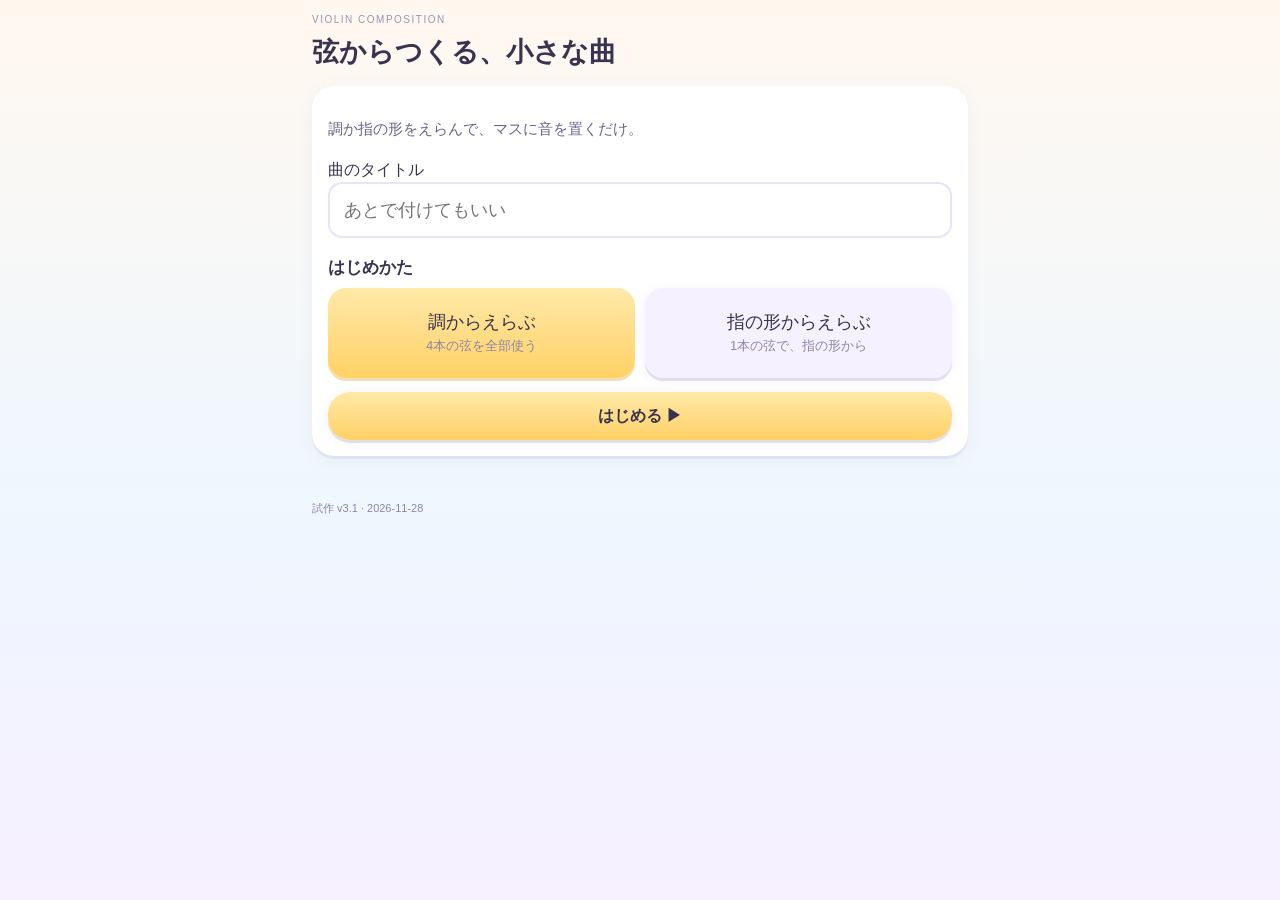
<file: index.html>
<!doctype html><html lang="ja"><head><meta charset="utf-8"><meta name="viewport" content="width=device-width,initial-scale=1"><meta name="theme-color" content="#f8f5ee"><link rel="icon" href="data:,"><title>弦からつくる、小さな曲</title><link rel="stylesheet" href="style.css?v=6"></head><body><nav id="steps" aria-label="手順"></nav><main><header><p>VIOLIN COMPOSITION</p><h1>弦からつくる、小さな曲</h1></header><section id="start"><p>調か指の形をえらんで、マスに音を置くだけ。</p><label>曲のタイトル <input id="title-input" maxlength="30" placeholder="あとで付けてもいい"></label><div class="start-box"><h3>はじめかた</h3><div id="route-cards" class="route-cards"><button data-route="key">調からえらぶ<small>4本の弦を全部使う</small></button><button data-route="finger">指の形からえらぶ<small>1本の弦で、指の形から</small></button></div></div><button id="start-button" class="primary wide">はじめる ▶</button></section><section id="page0"><div id="key-choice"><h2>調をえらぶ</h2><div id="keys" class="cards two"></div></div><div id="finger-choice"><h2>弦をえらぶ</h2><p>使いたい弦を押して、音を聴いてみましょう。</p><div id="strings" class="cards two"></div></div></section><section id="page1"><h2>指の形をえらぶ</h2><div id="presets" class="cards"></div><div id="fingers"></div><div id="diagram"></div><button id="hear-shape" class="wide">この形で 0〜4 を鳴らす</button></section><section id="page2"><h2>伴奏をえらぶ</h2><p id="current-key"></p><div id="ending-section"><h3>おわる音</h3><div id="endings" class="row"></div><p id="key-warning" class="hint warning"></p></div><h3>和音の決め方</h3><div id="modes" class="row"></div><div id="progression-field"><h3>和音の進行</h3><div id="progressions" class="row"></div></div><p id="melody-mode-hint" class="hint">メロディーに合わせる時は、メロディを置くと和音が決まります</p><h3>伴奏の型</h3><div id="styles" class="cards three"></div><h3>テンポ</h3><div id="tempo-cards" class="cards three"></div><h3>小節数</h3><div id="bars" class="row"></div><button id="accompaniment" class="wide">▶ 伴奏だけ聴く</button></section><section id="page3"><h2>メロディを置く</h2><p id="melody-description" class="hint">よこは拍、たては指。マスを押すとブロックが置けます。同じブロックをもう一度押すと消えます。</p><div id="views" class="row"></div><div id="grid"></div><h3>長さ</h3><div id="lengths" class="row"></div><div class="actions"><button id="undo">↩ ひとつもどす</button><button id="clear-all">全部消す</button><button id="generate">おまかせで並べる</button><button id="play-editor" class="primary">▶ 聴いてみる</button></div><p id="clash-hint" class="hint">点線の輪は、強拍の音が和音に入っていない印です。</p><p id="ending-hint" class="hint warning"></p></section><section id="page4"><h2>できた</h2><p>あなたの曲を聴いてみましょう。</p><div id="score"></div><button id="print-score" class="wide">楽譜を印刷・PDFに</button><button id="play" class="primary wide">▶ 再生</button><button id="play-metronome" class="wide">🥁 メトロノームと伴奏だけ</button><p class="hint">「カッ」が4つ鳴ったあと、メトロノームといっしょに伴奏だけが流れます。バイオリンで合わせて弾けます。</p><label class="tempo">テンポ <strong id="tempo-value">90</strong><input id="tempo" type="range" min="60" max="140"></label><label class="repeat"><input id="loop" type="checkbox"> くり返し</label></section><div id="navigation"></div><footer>試作 v3.1 · 2026-11-28</footer></main><script type="module" src="app.js?v=8"></script></body></html>
</file>
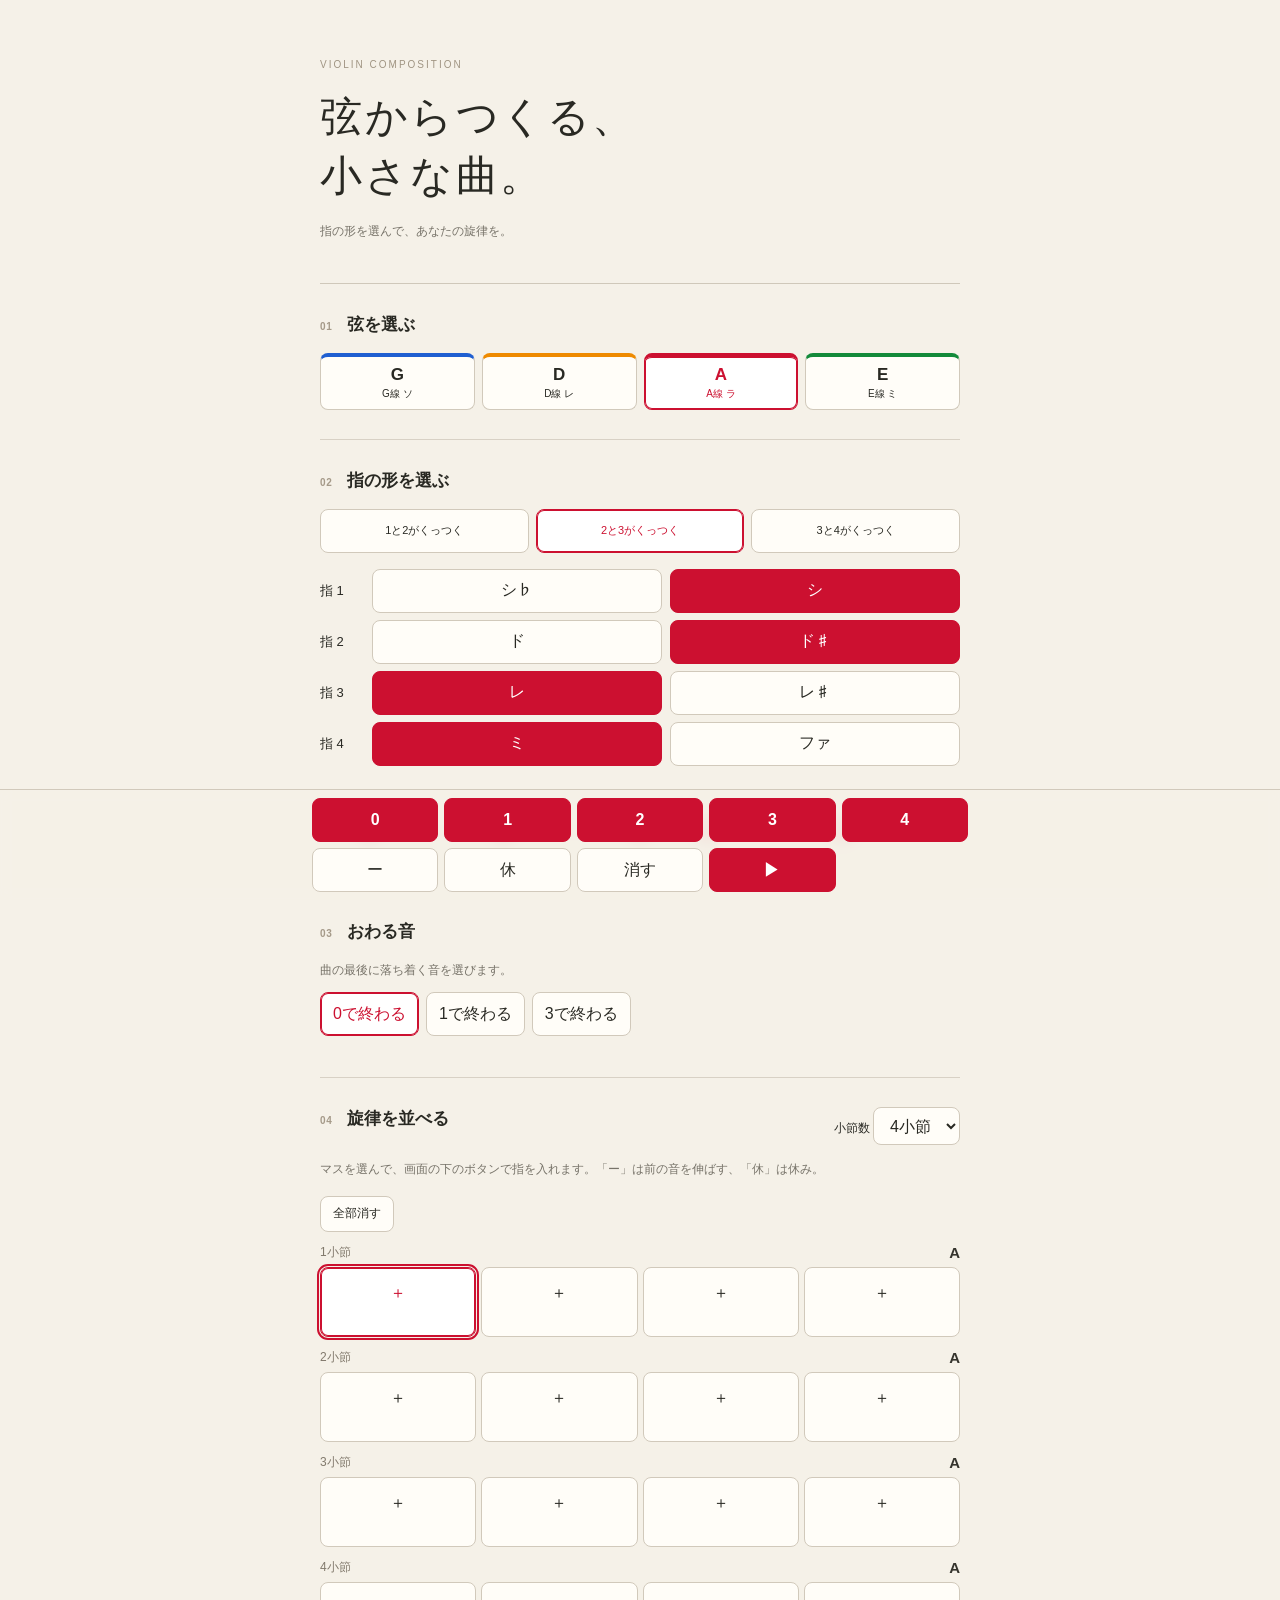
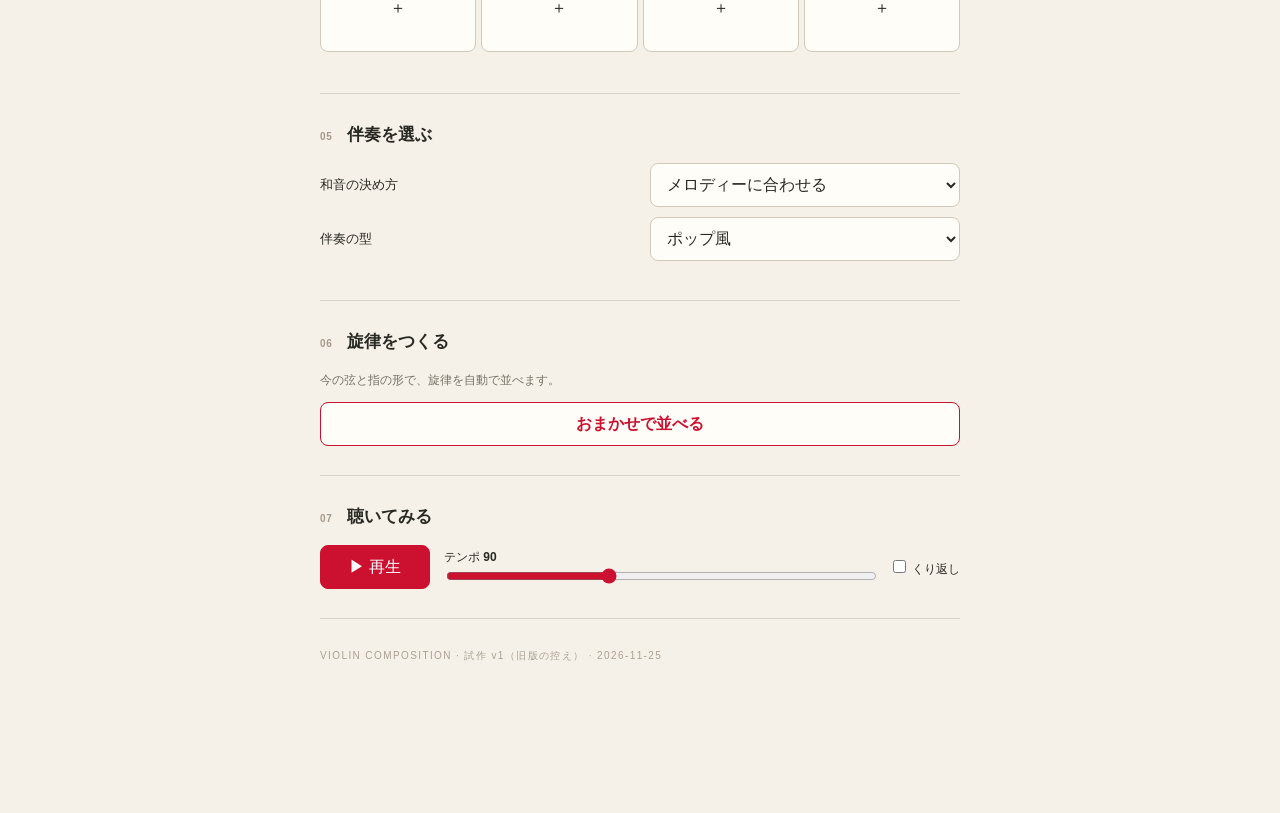
<file: v1/index.html>
<!doctype html><html lang="ja"><head><meta charset="utf-8"><meta name="viewport" content="width=device-width,initial-scale=1"><meta name="theme-color" content="#f5f1e8"><link rel="icon" href="data:,"><title>弦からつくる、小さな曲</title><link rel="stylesheet" href="style.css"></head><body><main><header><p class="eyebrow">VIOLIN COMPOSITION</p><h1>弦からつくる、<br>小さな曲。</h1><p>指の形を選んで、あなたの旋律を。</p></header><section><h2><span>01</span> 弦を選ぶ</h2><div id="strings" class="row"></div></section><section><h2><span>02</span> 指の形を選ぶ</h2><div id="presets" class="row"></div><div id="fingers"></div><div id="diagram"></div></section><section><h2><span>03</span> おわる音</h2><p class="hint">曲の最後に落ち着く音を選びます。</p><div id="endings" class="row"></div><p id="key-warning" class="hint warning"></p></section><section><div class="section-head"><h2><span>04</span> 旋律を並べる</h2><label>小節数 <select id="bars"><option value="4">4小節</option><option value="8">8小節</option></select></label></div><p class="hint">マスを選んで、画面の下のボタンで指を入れます。「ー」は前の音を伸ばす、「休」は休み。</p><button id="clear-all" type="button" class="clear-all-btn">全部消す</button><div id="measures"></div><p id="ending-hint" class="hint warning"></p></section><section><h2><span>05</span> 伴奏を選ぶ</h2><div class="field"><label for="mode">和音の決め方</label><select id="mode"><option value="melody">メロディーに合わせる</option><option value="progression">進行を選ぶ</option></select></div><div class="field" id="progression-field"><label for="progression">和音の進行</label><select id="progression"></select></div><div class="field"><label for="style">伴奏の型</label><select id="style"><option>ポップ風</option><option>バラード風</option><option>マーチ風</option></select></div><p id="clash-hint" class="hint">点線の輪は、強拍の音が和音に入っていない印です。</p></section><section class="make"><h2><span>06</span> 旋律をつくる</h2><p class="hint">今の弦と指の形で、旋律を自動で並べます。</p><button id="generate" class="wide">おまかせで並べる</button></section><section class="play-section"><h2><span>07</span> 聴いてみる</h2><div class="play-row"><button id="play" class="primary">▶ 再生</button><label class="tempo">テンポ <strong id="tempo-value">90</strong><input id="tempo" type="range" min="60" max="140" value="90"></label><label class="repeat"><input id="loop" type="checkbox"> くり返し</label></div></section><div id="dock"><div id="inputs" class="input-grid"></div></div><footer>VIOLIN COMPOSITION · 試作 v1（旧版の控え） · 2026-11-25</footer></main><script type="module" src="app.js"></script></body></html>
</file>
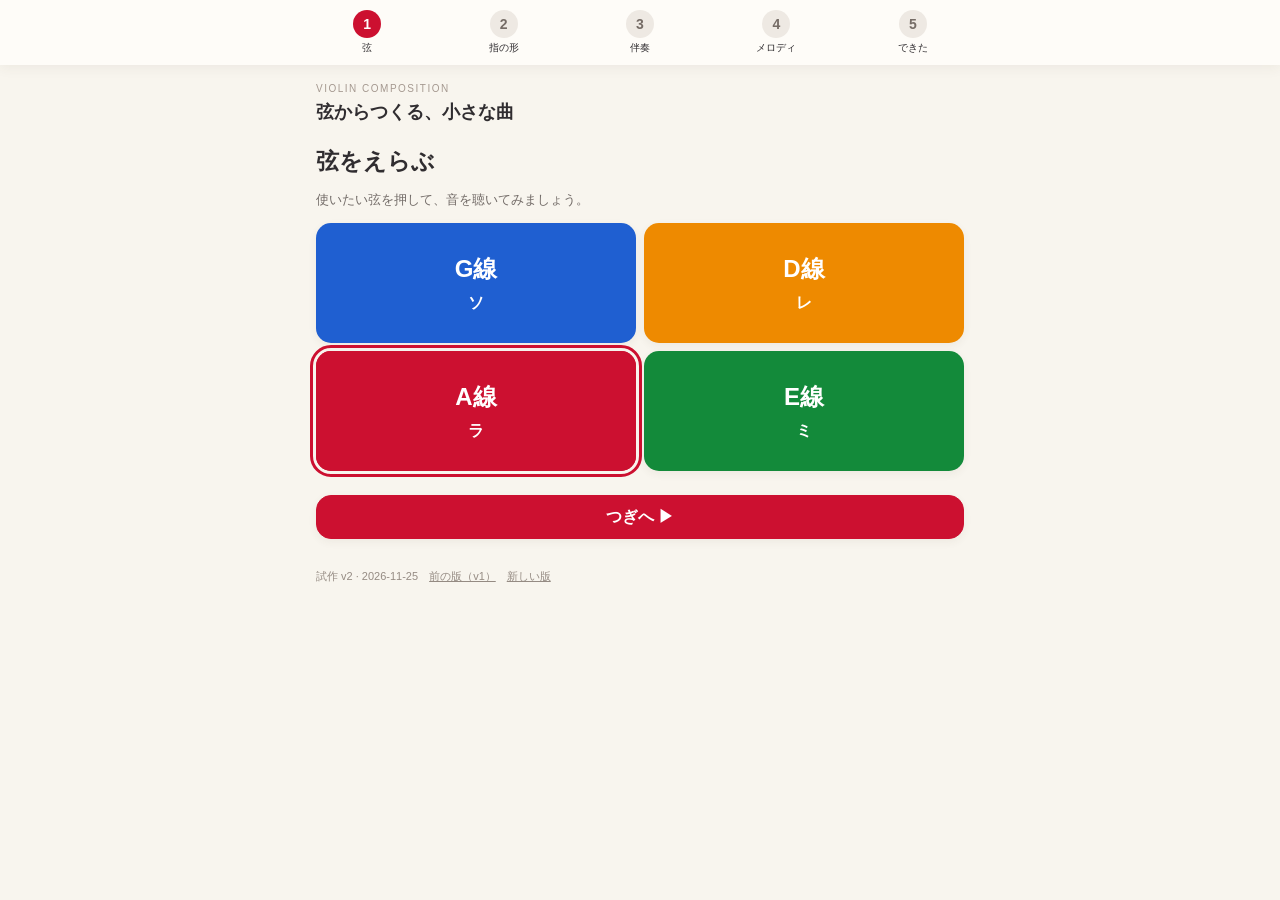
<file: v2/index.html>
<!doctype html><html lang="ja"><head><meta charset="utf-8"><meta name="viewport" content="width=device-width,initial-scale=1"><meta name="theme-color" content="#f8f5ee"><link rel="icon" href="data:,"><title>弦からつくる、小さな曲</title><link rel="stylesheet" href="style.css?v=2"></head><body><nav id="steps" aria-label="手順"></nav><main><header><p>VIOLIN COMPOSITION</p><h1>弦からつくる、小さな曲</h1></header><section id="page0"><h2>弦をえらぶ</h2><p>使いたい弦を押して、音を聴いてみましょう。</p><div id="strings" class="cards two"></div></section><section id="page1"><h2>指の形をえらぶ</h2><div id="presets" class="cards"></div><div id="fingers"></div><div id="diagram"></div><button id="hear-shape" class="wide">この形で 0〜4 を鳴らす</button></section><section id="page2"><h2>伴奏をえらぶ</h2><h3>おわる音</h3><div id="endings" class="row"></div><p id="key-warning" class="hint warning"></p><h3>和音の決め方</h3><div id="modes" class="row"></div><div id="progression-field"><h3>和音の進行</h3><div id="progressions" class="row"></div></div><p id="melody-mode-hint" class="hint">メロディーに合わせる時は、メロディを置くと和音が決まります</p><h3>伴奏の型</h3><div id="styles" class="cards three"></div><h3>小節数</h3><div id="bars" class="row"></div><button id="accompaniment" class="wide">▶ 伴奏だけ聴く</button></section><section id="page3"><h2>メロディを置く</h2><p class="hint">よこは拍、たては指。マスを押すとブロックが置けます。同じブロックをもう一度押すと消えます。</p><div id="views" class="row"></div><div id="grid"></div><h3>長さ</h3><div id="lengths" class="row"></div><div class="actions"><button id="undo">↩ ひとつもどす</button><button id="clear-all">全部消す</button><button id="generate">おまかせで並べる</button><button id="play-editor" class="primary">▶ 聴いてみる</button></div><p id="clash-hint" class="hint">点線の輪は、強拍の音が和音に入っていない印です。</p><p id="ending-hint" class="hint warning"></p></section><section id="page4"><h2>できた</h2><p>あなたの曲を聴いてみましょう。</p><div id="score"></div><button id="print-score" class="wide">楽譜を印刷・PDFに</button><button id="play" class="primary wide">▶ 再生</button><label class="tempo">テンポ <strong id="tempo-value">90</strong><input id="tempo" type="range" min="60" max="140"></label><label class="repeat"><input id="loop" type="checkbox"> くり返し</label></section><div id="navigation"></div><footer>試作 v2 · 2026-11-25　<a href="../v1/">前の版（v1）</a>　<a href="../">新しい版</a></footer></main><script type="module" src="app.js?v=2"></script></body></html>
</file>
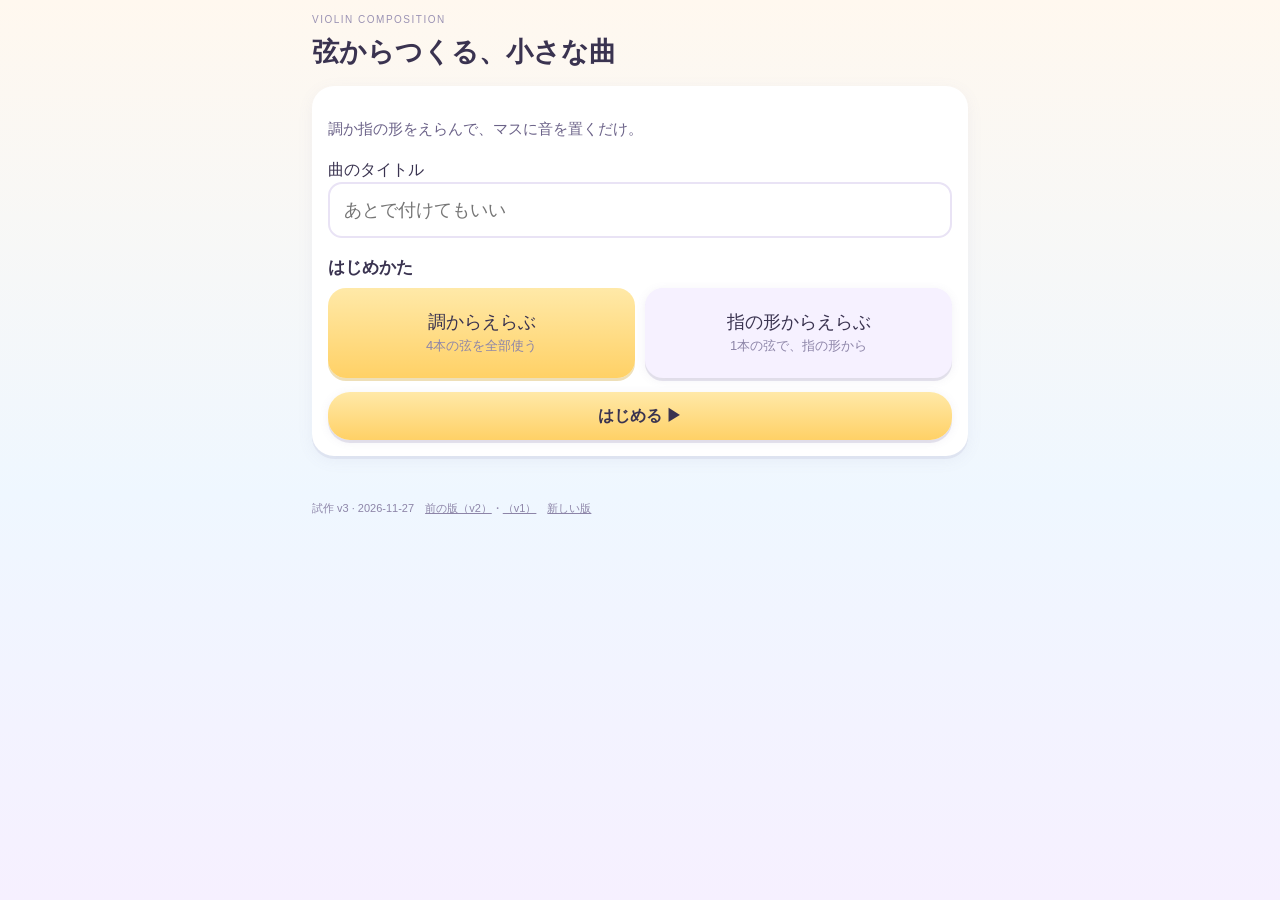
<file: v3/index.html>
<!doctype html><html lang="ja"><head><meta charset="utf-8"><meta name="viewport" content="width=device-width,initial-scale=1"><meta name="theme-color" content="#f8f5ee"><link rel="icon" href="data:,"><title>弦からつくる、小さな曲</title><link rel="stylesheet" href="style.css?v=4"></head><body><nav id="steps" aria-label="手順"></nav><main><header><p>VIOLIN COMPOSITION</p><h1>弦からつくる、小さな曲</h1></header><section id="start"><p>調か指の形をえらんで、マスに音を置くだけ。</p><label>曲のタイトル <input id="title-input" maxlength="30" placeholder="あとで付けてもいい"></label><div class="start-box"><h3>はじめかた</h3><div id="route-cards" class="route-cards"><button data-route="key">調からえらぶ<small>4本の弦を全部使う</small></button><button data-route="finger">指の形からえらぶ<small>1本の弦で、指の形から</small></button></div></div><button id="start-button" class="primary wide">はじめる ▶</button></section><section id="page0"><div id="key-choice"><h2>調をえらぶ</h2><div id="keys" class="cards two"></div></div><div id="finger-choice"><h2>弦をえらぶ</h2><p>使いたい弦を押して、音を聴いてみましょう。</p><div id="strings" class="cards two"></div></div></section><section id="page1"><h2>指の形をえらぶ</h2><div id="presets" class="cards"></div><div id="fingers"></div><div id="diagram"></div><button id="hear-shape" class="wide">この形で 0〜4 を鳴らす</button></section><section id="page2"><h2>伴奏をえらぶ</h2><p id="current-key"></p><div id="ending-section"><h3>おわる音</h3><div id="endings" class="row"></div><p id="key-warning" class="hint warning"></p></div><h3>和音の決め方</h3><div id="modes" class="row"></div><div id="progression-field"><h3>和音の進行</h3><div id="progressions" class="row"></div></div><p id="melody-mode-hint" class="hint">メロディーに合わせる時は、メロディを置くと和音が決まります</p><h3>伴奏の型</h3><div id="styles" class="cards three"></div><h3>テンポ</h3><div id="tempo-cards" class="cards three"></div><h3>小節数</h3><div id="bars" class="row"></div><button id="accompaniment" class="wide">▶ 伴奏だけ聴く</button></section><section id="page3"><h2>メロディを置く</h2><p id="melody-description" class="hint">よこは拍、たては指。マスを押すとブロックが置けます。同じブロックをもう一度押すと消えます。</p><div id="views" class="row"></div><div id="grid"></div><h3>長さ</h3><div id="lengths" class="row"></div><div class="actions"><button id="undo">↩ ひとつもどす</button><button id="clear-all">全部消す</button><button id="generate">おまかせで並べる</button><button id="play-editor" class="primary">▶ 聴いてみる</button></div><p id="clash-hint" class="hint">点線の輪は、強拍の音が和音に入っていない印です。</p><p id="ending-hint" class="hint warning"></p></section><section id="page4"><h2>できた</h2><p>あなたの曲を聴いてみましょう。</p><div id="score"></div><button id="print-score" class="wide">楽譜を印刷・PDFに</button><button id="play" class="primary wide">▶ 再生</button><label class="tempo">テンポ <strong id="tempo-value">90</strong><input id="tempo" type="range" min="60" max="140"></label><label class="repeat"><input id="loop" type="checkbox"> くり返し</label></section><div id="navigation"></div><footer>試作 v3 · 2026-11-27　<a href="../v2/">前の版（v2）</a>・<a href="../v1/">（v1）</a>　<a href="../">新しい版</a></footer></main><script type="module" src="app.js?v=4"></script></body></html>
</file>
<file: style.css>
:root{font-family:-apple-system,BlinkMacSystemFont,"Hiragino Maru Gothic ProN","Hiragino Sans","Yu Gothic",Meiryo,sans-serif;color:#3A3350;background:#F6F0FF;--accent:#cc1030}*{box-sizing:border-box;-webkit-tap-highlight-color:transparent}html,body{margin:0;min-height:100%;width:100%}body{background:#F6F0FF linear-gradient(180deg,#FFF8EF 0%,#EFF7FF 55%,#F6F0FF 100%) no-repeat;min-height:100vh;line-height:1.6;overflow-x:hidden;-webkit-text-size-adjust:100%}button,input{font:inherit;touch-action:manipulation}button{cursor:pointer;color:#3A3350;background:#F3EFFF;border:0;border-radius:18px;min-height:48px;min-width:0;padding:10px 12px;box-shadow:0 3px 0 rgba(120,110,160,.18),0 2px 10px rgba(120,110,160,.10);overflow-wrap:anywhere;transition:transform .08s ease,opacity .15s ease}button:active{transform:translateY(3px);box-shadow:none}button:disabled{opacity:.45;box-shadow:none}button.selected{background:linear-gradient(180deg,#FFE9A8,#FFD166);box-shadow:0 3px 0 rgba(200,150,20,.3);color:#3A3350}button.primary{background:linear-gradient(180deg,#FFE9A8,#FFD166);color:#3A3350;font-weight:700;border-radius:22px}#steps{position:sticky;top:0;z-index:5;display:flex;justify-content:center;background:linear-gradient(180deg,rgba(255,248,239,.97),rgba(255,248,239,.82));backdrop-filter:blur(6px);padding:8px max(10px,calc((100vw - 680px)/2));gap:6px}#steps button{flex:1 1 0;max-width:110px;box-shadow:none;border:0;background:transparent;padding:0;font-size:12px;line-height:1.2;color:#9b93b4;min-width:0;min-height:48px}#steps b{display:grid;place-items:center;margin:auto auto 2px;width:30px;height:30px;border-radius:50%;background:#E9E3F5;color:#8d85a8;font-size:15px}#steps .current{color:#6b6288;font-weight:700}#steps .current b{background:#FFC94D;color:white;box-shadow:0 0 0 4px rgba(255,201,77,.28)}#steps .done b,#steps .completed b{background:#B7E4C7;color:white}main{max-width:680px;margin:auto;padding:12px 12px 40px}header p{font-size:10px;letter-spacing:.15em;color:#9b93b4;margin:0}h1,h2,h3{line-height:1.4}h1{font-size:27px;margin:6px 0 12px}h2{font-size:24px;margin:0 0 8px}h3{font-size:17px;margin:18px 0 8px}section>p,.hint{font-size:15px;line-height:1.65;color:#6b6288}section{min-width:0;background:#fff;border-radius:22px;padding:16px;margin:14px 0;box-shadow:0 3px 0 rgba(120,110,160,.10),0 4px 16px rgba(120,110,160,.08)}input[type=text],input:not([type]){display:block;width:100%;font-size:18px;line-height:1.4;color:#3A3350;background:#fff;border:2px solid #E9E3F5;border-radius:14px;min-height:56px;padding:10px 14px}.cards{display:grid;gap:10px}.two{grid-template-columns:repeat(2,minmax(0,1fr))}.three{grid-template-columns:repeat(3,minmax(0,1fr))}#routes,.route-cards{display:grid;grid-template-columns:repeat(2,minmax(0,1fr));gap:10px}#routes button,.route-cards button{background:#F6F1FF;text-align:center;font-size:18px;line-height:1.3;padding:14px 8px;min-height:90px}#routes button.selected,.route-cards button.selected{background:linear-gradient(180deg,#FFE9A8,#FFD166)}#routes small,.route-cards small{display:block;font-size:13px;color:#8d85a8;margin-top:4px;font-weight:400}#keys{display:grid;grid-template-columns:repeat(2,minmax(0,1fr));gap:12px}#keys button{border-radius:22px;padding:14px 8px;text-align:center;border:4px solid transparent;min-height:120px;display:flex;flex-direction:column;justify-content:center;align-items:center;gap:2px;font-size:21px;font-weight:700}#keys button:nth-child(5n+1){background:#FFE9DB}#keys button:nth-child(5n+2){background:#FFF0CB}#keys button:nth-child(5n+3){background:#FFDFDF}#keys button:nth-child(5n+4){background:#FFE6C5}#keys button:nth-child(5n+5){background:#FFF3D7}#keys button.cool{background:#E6F2FF}#keys button.cool:nth-child(even){background:#EDE7FF}#keys button.selected{border-color:#7C6BF0;box-shadow:0 0 0 5px rgba(124,107,240,.16)}#keys small{display:block;font-size:14px;color:#7b7298;line-height:1.3;font-weight:400}#strings button{min-height:120px;background:var(--string-color);color:white;border:0;font-size:24px;font-weight:700}#strings button.selected{outline:3px solid var(--string-color);outline-offset:3px}#strings small{display:block;font-size:16px;margin-top:8px}.row{display:flex;flex-wrap:wrap;gap:8px}.row button{flex:1 1 auto}.finger-row{display:flex;gap:8px;align-items:center;margin:6px 0}.finger-row span{width:50px}.finger-row button{flex:1}.finger-row button.selected{background:var(--accent);color:white}#diagram{position:relative;height:70px;margin:12px 10px}.string-line{position:absolute;top:40px;left:0;right:0;height:3px;background:var(--accent)}.dot{position:absolute;top:27px;transform:translateX(-50%);width:30px;height:30px;border-radius:50%;display:grid;place-items:center;color:white;background:var(--accent)}.diagram-label{position:absolute;top:3px;transform:translateX(-50%);font-size:10px;white-space:nowrap}.wide{width:100%;margin-top:14px}.warning{color:#a24937}#views{display:flex;flex-wrap:nowrap;gap:8px}#views button{flex:1 1 0;padding:10px 4px;font-weight:700}#grid{margin-top:12px;display:grid;grid-template-columns:65px repeat(8,minmax(0,1fr));gap:0;align-items:stretch}.grid-head{height:30px;text-align:center;font-size:12px;font-weight:700}.grid-label{height:48px;display:flex;align-items:center;font-size:11px;white-space:nowrap;gap:3px}.grid-cell{min-width:0;min-height:48px;height:48px;padding:0;border:1px solid #e5dfed;border-radius:0;box-shadow:none;background:#fae7ea;background:color-mix(in srgb,var(--string-color,var(--accent)) 10%,white);position:relative}.grid-cell.chord-tone:not(.block){background:#fff;box-shadow:inset 0 0 0 2px var(--accent),inset 0 0 8px rgba(204,16,48,.25);box-shadow:inset 0 0 0 2px var(--accent),inset 0 0 8px color-mix(in srgb,var(--accent) 25%,white)}.grid-cell.bar-start{border-left:3px solid #C9BFE0}.grid-cell.block{background:var(--string-color,var(--accent));color:white;border-color:var(--string-color,var(--accent));font-weight:700}.grid-cell.block.start{border-radius:9px 0 0 9px}.grid-cell.block.end{border-radius:0 9px 9px 0}.grid-cell.block.start.end{border-radius:9px}.grid-cell.playing,.summary-cell.playing{outline:3px solid #FFB300;outline-offset:-3px;z-index:1}.clash:after{content:'';position:absolute;inset:4px;border:2px dashed white;border-radius:50%}.actions{display:grid;grid-template-columns:repeat(2,minmax(0,1fr));gap:10px;margin-top:14px}.tempo{display:block;margin-top:20px}.tempo input{display:block;width:100%;accent-color:#FFC94D}.repeat{display:block;margin-top:15px}.repeat input{accent-color:#FFC94D;width:20px;height:20px;vertical-align:middle}#tempo-cards button{flex:1 1 0;padding:10px 4px}#navigation{display:flex;gap:10px;margin-top:14px}#navigation button{flex:1;font-weight:700}footer{font-size:11px;color:#8d85a8;margin-top:30px}footer a{color:inherit}[hidden]{display:none!important}#score{width:100%;background:white;border-radius:12px;margin:12px 0;padding:5px}#score svg{display:block;width:100%;height:auto}.score-note.playing .notehead{fill:var(--accent)!important;stroke:var(--accent)!important;filter:drop-shadow(0 0 6px var(--accent))}@media(max-width:380px){main{padding-left:10px;padding-right:10px}section{padding:12px}#grid{grid-template-columns:58px repeat(8,minmax(0,1fr))}}@page{size:A4 portrait;margin:12mm}@media print{html,body{background:white}#steps,header,#start,#page0,#page1,#page2,#page3,#page4>h2,#page4>p,#page4>button,#page4>label,#navigation,footer{display:none!important}main{max-width:none;margin:0;padding:0}#page4{display:block!important;box-shadow:none;padding:0}#score{padding:0;margin:0;border:0}#score svg{width:100%}}

.string-dot{display:inline-block;width:9px;height:9px;border-radius:50%;flex:none}
.grid-cell.rest-column,.grid-cell.rest-column.chord-tone:not(.block){background:#ececef;box-shadow:none}
/* 編集画面の弦色は印刷用の指番号色とは別にする。 */
#keys button.warm:nth-child(5n+1){background:#FFF0E5}
#keys button.warm:nth-child(5n+2){background:#FFF5DA}
#keys button.warm:nth-child(5n+3){background:#FFE9E8}
#keys button.warm:nth-child(5n+4){background:#FFEDD9}
#keys button.warm:nth-child(5n+5){background:#FFF6E3}
#keys button.cool{background:#EEF7FF}
#keys button.cool:nth-child(even){background:#F1EDFF}
.key-emoji{font-size:28px;line-height:1.2;margin-top:4px}
#grid{gap:3px}
.grid-label{gap:4px;justify-content:center;background:transparent!important}
.string-chip,.finger-chip{display:grid;place-items:center;border-radius:50%;flex:none;font-weight:700}
.string-chip{width:22px;height:22px;color:white;font-size:12px}
.finger-chip{width:30px;height:30px;background:white;color:#514568;font-size:17px;box-shadow:0 2px 5px #776c9326}
.grid-cell{border:0;border-radius:10px;background:var(--row-color,#FFE4EA);box-shadow:none}
.grid-cell.chord-tone:not(.block):not(.rest-column){background:white;box-shadow:inset 0 0 0 2px var(--tone-border,#f5c0cb),0 0 8px var(--tone-border,#f5c0cb);box-shadow:inset 0 0 0 2px color-mix(in srgb,var(--accent) 35%,white),0 0 8px color-mix(in srgb,var(--accent) 30%,transparent)}
.grid-cell.bar-start{border-left:0}
.grid-cell.block{background:var(--accent);border:0;box-shadow:0 3px 0 #776c9333;z-index:1}
.grid-cell.block.start:not(.end){border-radius:10px 0 0 10px;margin-right:-3px}
.grid-cell.block:not(.start):not(.end){border-radius:0;margin-right:-3px}
.grid-cell.block.end:not(.start){border-radius:0 10px 10px 0}
.grid-cell.block.start.end{border-radius:10px}
.grid-cell.rest-column,.grid-cell.rest-column.chord-tone:not(.block){background:#EFEAF7;box-shadow:none}
#grid{grid-template-columns:8px repeat(8,minmax(0,1fr))}
@media(max-width:380px){#grid{grid-template-columns:8px repeat(8,minmax(0,1fr))}}
.string-bar{display:block;width:6px;height:100%;border-radius:3px;opacity:.55}
.grid-cell:not(.block):not(.rest-column){background:#fff;box-shadow:inset 0 0 0 1.5px var(--tone-border,#e5dfed)}
</file>
<file: v1/style.css>
:root{font-family:-apple-system,BlinkMacSystemFont,"Hiragino Kaku Gothic ProN",Meiryo,sans-serif;color:#292923;background:#f5f1e8;--accent:#cc1030}*{box-sizing:border-box}body{margin:0}main{max-width:680px;margin:auto;padding:34px 20px 150px}header{padding:12px 0 30px;border-bottom:1px solid #cfc8ba}h1{font-family:Georgia,"Hiragino Mincho ProN",serif;font-size:clamp(29px,8vw,42px);font-weight:500;line-height:1.4;letter-spacing:.06em;margin:15px 0}header p,.hint{color:#777369;font-size:12px;line-height:1.7}.eyebrow{font-size:10px;letter-spacing:.2em;color:#a09583}section{padding:29px 0;border-bottom:1px solid #d8d1c5}h2{font-size:17px;font-weight:650;margin:0 0 17px}h2 span{font-size:10px;letter-spacing:.08em;color:#a59a89;margin-right:10px}.row{display:flex;gap:7px;flex-wrap:wrap}button,select{font:inherit;color:inherit;border:1px solid #d1c9bb;background:#fffdf8;border-radius:8px;min-height:44px;padding:8px 12px}button{cursor:pointer}button:active{transform:scale(.98)}button.selected{border-color:var(--accent);box-shadow:inset 0 0 0 1px var(--accent);color:var(--accent);background:#fff}#strings{display:grid;grid-template-columns:repeat(4,1fr)}#strings button{border-top:4px solid var(--string-color);font-size:17px;font-weight:700}#strings small{display:block;font-size:10px;font-weight:400;margin-top:2px}#presets button{flex:1 1 95px;font-size:11px;padding:8px 4px}#fingers{margin-top:16px}.finger-row{display:flex;align-items:center;gap:8px;margin:7px 0}.finger-row>span{font-size:13px;width:44px}.finger-row button{flex:1}.finger-row button.selected{background:var(--accent);color:white}#diagram{position:relative;height:75px;margin:20px 12px 0}.string-line{position:absolute;top:43px;left:0;right:0;height:3px;background:var(--accent)}.dot{position:absolute;top:29px;transform:translateX(-50%);width:30px;height:30px;border-radius:50%;background:var(--accent);color:white;display:grid;place-items:center;font-size:13px}.diagram-label{position:absolute;top:6px;transform:translateX(-50%);white-space:nowrap;font-size:10px;color:#766b5e}.section-head{display:flex;justify-content:space-between;align-items:start;gap:8px}.section-head label{font-size:12px}.section-head select{min-height:38px}.measure{margin:12px 0}.measure-head{display:flex;justify-content:space-between;font-size:12px;color:#81796c;margin-bottom:6px}.measure-head strong{color:#35342d;font-size:15px}.cells{display:grid;grid-template-columns:repeat(4,1fr);gap:5px}.cell{height:70px;padding:4px 1px;display:flex;flex-direction:column;align-items:center;justify-content:center;gap:3px}.cell.selected{outline:2px solid var(--accent);outline-offset:1px}.cell.playing{background:#f4e8bd}.cell .number{display:grid;place-items:center;border-radius:50%;background:var(--accent);color:white;width:31px;height:31px}.cell .number.clash{outline:2px dashed #c23232;outline-offset:2px}.cell small{font-size:10px}.input-grid{display:grid;grid-template-columns:repeat(5,1fr);gap:6px;margin-top:20px}.input-grid button{padding:7px 2px}.input-grid .finger-input{background:var(--accent);color:white;border-color:var(--accent);font-weight:bold}.field{display:flex;align-items:center;justify-content:space-between;gap:10px;margin:10px 0}.field label{font-size:13px}.field select{width:64%;max-width:310px}.warning{color:#a24937}.wide{width:100%;border-color:var(--accent);color:var(--accent);font-weight:700}.play-row{display:flex;flex-wrap:wrap;gap:14px;align-items:center}.primary{background:var(--accent);color:white;border-color:var(--accent);min-width:110px}.tempo{font-size:12px;flex:1;min-width:130px}.tempo input{display:block;width:100%;accent-color:var(--accent)}.repeat{font-size:12px;white-space:nowrap}.repeat input{accent-color:var(--accent)}footer{font-size:10px;color:#aaa092;letter-spacing:.14em;padding-top:30px} @media(max-width:360px){main{padding-left:14px;padding-right:14px}#presets button{font-size:10px}}

[hidden]{display:none!important}
#dock{position:fixed;left:0;right:0;bottom:0;z-index:10;background:rgba(245,241,232,.96);border-top:1px solid #d1c9bb;padding:8px 12px calc(8px + env(safe-area-inset-bottom));-webkit-backdrop-filter:blur(6px);backdrop-filter:blur(6px)}
#dock .input-grid{max-width:656px;margin:0 auto;grid-template-columns:repeat(5,1fr)}
#dock-play{min-width:0;font-size:18px}
.clear-all-btn{font-size:12px;min-height:36px;padding:4px 12px;margin-top:4px}
button,select,input{touch-action:manipulation}
#bars,select{font-size:16px}
</file>
<file: v2/style.css>
:root{font-family:-apple-system,BlinkMacSystemFont,"Hiragino Kaku Gothic ProN",Meiryo,sans-serif;color:#302d30;background:#f8f5ee;--accent:#cc1030}*{box-sizing:border-box}body{margin:0}button,input{font:inherit;touch-action:manipulation}button{cursor:pointer;color:inherit;background:#fff;border:1px solid #e5ded7;border-radius:15px;min-height:44px;padding:9px 13px;box-shadow:0 3px 9px #493b3010}button:active{transform:scale(.98)}button.selected{border-color:var(--accent);box-shadow:inset 0 0 0 2px var(--accent);color:var(--accent)}button.primary{background:var(--accent);color:#fff;border-color:var(--accent);font-weight:700}button:disabled{opacity:.45}#steps{position:sticky;top:0;z-index:5;display:grid;grid-template-columns:repeat(5,1fr);background:#fffdf9ee;box-shadow:0 3px 12px #493b3010;padding:8px max(8px,calc((100vw - 680px)/2));gap:2px}#steps button{box-shadow:none;border:0;background:transparent;padding:2px 0;font-size:10px;min-width:0}#steps b{display:grid;place-items:center;margin:auto auto 3px;width:28px;height:28px;border-radius:50%;background:#eee9e3;color:#756c66;font-size:14px}#steps .current b{background:var(--accent);color:white}main{max-width:680px;margin:auto;padding:18px 16px 30px}header p{font-size:10px;letter-spacing:.15em;color:#a59990;margin:0}h1{font-size:18px;margin:6px 0 22px}h2{font-size:23px;margin:0 0 12px}h3{font-size:15px;margin:18px 0 8px}section>p,.hint{font-size:13px;line-height:1.55;color:#736c68}section{min-width:0}.cards{display:grid;gap:8px}.two{grid-template-columns:repeat(2,1fr)}.three{grid-template-columns:repeat(3,1fr)}#strings button{min-height:120px;background:var(--string-color);color:white;border:0;font-size:24px;font-weight:700}#strings button.selected{outline:3px solid var(--string-color);outline-offset:3px}#strings small{display:block;font-size:16px;margin-top:8px}.row{display:flex;flex-wrap:wrap;gap:7px}.row button{flex:1 1 auto}.finger-row{display:flex;gap:8px;align-items:center;margin:6px 0}.finger-row span{width:50px}.finger-row button{flex:1}.finger-row button.selected{background:var(--accent);color:white}#diagram{position:relative;height:70px;margin:12px 10px}.string-line{position:absolute;top:40px;left:0;right:0;height:3px;background:var(--accent)}.dot{position:absolute;top:27px;transform:translateX(-50%);width:30px;height:30px;border-radius:50%;display:grid;place-items:center;color:white;background:var(--accent)}.diagram-label{position:absolute;top:3px;transform:translateX(-50%);font-size:10px;white-space:nowrap}.wide{width:100%;margin-top:14px}.warning{color:#a24937}#grid{margin-top:12px;display:grid;grid-template-columns:55px repeat(8,minmax(0,1fr));gap:0;align-items:stretch}.grid-head{height:30px;text-align:center;font-size:12px;font-weight:700}.grid-label{height:42px;display:flex;align-items:center;font-size:11px;white-space:nowrap}.grid-cell{min-width:0;min-height:42px;height:42px;padding:0;border:1px solid #e8e1db;border-radius:0;box-shadow:none;background:#faf5f5;background:color-mix(in srgb,var(--accent) 4%,white);position:relative}.grid-cell.chord-tone{background:#f3dada;background:color-mix(in srgb,var(--accent) 15%,white)}.grid-cell.bar-start{border-left:3px solid #aaa09a}.grid-cell.block{background:var(--accent);color:white;border-color:var(--accent);font-weight:700}.grid-cell.block.start{border-radius:10px 0 0 10px}.grid-cell.block.end{border-radius:0 10px 10px 0}.grid-cell.block.start.end{border-radius:10px}.grid-cell.playing,.summary-cell.playing{outline:3px solid #f4bd35;outline-offset:-3px;z-index:1}.clash:after{content:'';position:absolute;inset:4px;border:2px dashed white;border-radius:50%}.actions{display:grid;grid-template-columns:repeat(2,1fr);gap:8px;margin-top:14px}.summary-bar{margin:10px 0}.summary-title{font-size:13px;margin-bottom:4px}.summary-cells{display:grid;grid-template-columns:repeat(4,1fr)}.summary-cell{height:38px;display:grid;place-items:center;background:#eee9e3;border-right:1px solid white}.summary-cell.block{background:var(--accent);color:white;font-weight:700}.tempo{display:block;margin-top:20px}.tempo input{display:block;width:100%;accent-color:var(--accent)}.repeat{display:block;margin-top:15px}.repeat input{accent-color:var(--accent);width:20px;height:20px;vertical-align:middle}#navigation{display:flex;gap:10px;margin-top:24px}#navigation button{flex:1;font-weight:700}footer{font-size:11px;color:#958b83;margin-top:30px}footer a{color:inherit}[hidden]{display:none!important}@media(max-width:380px){main{padding-left:10px;padding-right:10px}#grid{grid-template-columns:52px repeat(8,minmax(0,1fr))}}
#score{width:100%;background:white;border-radius:12px;margin:12px 0;padding:5px}#score svg{display:block;width:100%;height:auto}.score-note.playing .notehead{fill:var(--accent)!important;stroke:var(--accent)!important;filter:drop-shadow(0 0 6px var(--accent))}@page{size:A4 portrait;margin:12mm}@media print{html,body{background:white}#steps,header,#page0,#page1,#page2,#page3,#page4>h2,#page4>p,#page4>button,#page4>label,#navigation,footer{display:none!important}main{max-width:none;margin:0;padding:0}#page4{display:block!important}#score{padding:0;margin:0;border:0}#score svg{width:100%}}
</file>
<file: v3/style.css>
:root{font-family:-apple-system,BlinkMacSystemFont,"Hiragino Maru Gothic ProN","Hiragino Sans","Yu Gothic",Meiryo,sans-serif;color:#3A3350;background:#F6F0FF;--accent:#cc1030}*{box-sizing:border-box;-webkit-tap-highlight-color:transparent}html,body{margin:0;min-height:100%;width:100%}body{background:#F6F0FF linear-gradient(180deg,#FFF8EF 0%,#EFF7FF 55%,#F6F0FF 100%) no-repeat;min-height:100vh;line-height:1.6;overflow-x:hidden;-webkit-text-size-adjust:100%}button,input{font:inherit;touch-action:manipulation}button{cursor:pointer;color:#3A3350;background:#F3EFFF;border:0;border-radius:18px;min-height:48px;min-width:0;padding:10px 12px;box-shadow:0 3px 0 rgba(120,110,160,.18),0 2px 10px rgba(120,110,160,.10);overflow-wrap:anywhere;transition:transform .08s ease,opacity .15s ease}button:active{transform:translateY(3px);box-shadow:none}button:disabled{opacity:.45;box-shadow:none}button.selected{background:linear-gradient(180deg,#FFE9A8,#FFD166);box-shadow:0 3px 0 rgba(200,150,20,.3);color:#3A3350}button.primary{background:linear-gradient(180deg,#FFE9A8,#FFD166);color:#3A3350;font-weight:700;border-radius:22px}#steps{position:sticky;top:0;z-index:5;display:flex;justify-content:center;background:linear-gradient(180deg,rgba(255,248,239,.97),rgba(255,248,239,.82));backdrop-filter:blur(6px);padding:8px max(10px,calc((100vw - 680px)/2));gap:6px}#steps button{flex:1 1 0;max-width:110px;box-shadow:none;border:0;background:transparent;padding:0;font-size:12px;line-height:1.2;color:#9b93b4;min-width:0;min-height:48px}#steps b{display:grid;place-items:center;margin:auto auto 2px;width:30px;height:30px;border-radius:50%;background:#E9E3F5;color:#8d85a8;font-size:15px}#steps .current{color:#6b6288;font-weight:700}#steps .current b{background:#FFC94D;color:white;box-shadow:0 0 0 4px rgba(255,201,77,.28)}#steps .done b,#steps .completed b{background:#B7E4C7;color:white}main{max-width:680px;margin:auto;padding:12px 12px 40px}header p{font-size:10px;letter-spacing:.15em;color:#9b93b4;margin:0}h1,h2,h3{line-height:1.4}h1{font-size:27px;margin:6px 0 12px}h2{font-size:24px;margin:0 0 8px}h3{font-size:17px;margin:18px 0 8px}section>p,.hint{font-size:15px;line-height:1.65;color:#6b6288}section{min-width:0;background:#fff;border-radius:22px;padding:16px;margin:14px 0;box-shadow:0 3px 0 rgba(120,110,160,.10),0 4px 16px rgba(120,110,160,.08)}input[type=text],input:not([type]){display:block;width:100%;font-size:18px;line-height:1.4;color:#3A3350;background:#fff;border:2px solid #E9E3F5;border-radius:14px;min-height:56px;padding:10px 14px}.cards{display:grid;gap:10px}.two{grid-template-columns:repeat(2,minmax(0,1fr))}.three{grid-template-columns:repeat(3,minmax(0,1fr))}#routes,.route-cards{display:grid;grid-template-columns:repeat(2,minmax(0,1fr));gap:10px}#routes button,.route-cards button{background:#F6F1FF;text-align:center;font-size:18px;line-height:1.3;padding:14px 8px;min-height:90px}#routes button.selected,.route-cards button.selected{background:linear-gradient(180deg,#FFE9A8,#FFD166)}#routes small,.route-cards small{display:block;font-size:13px;color:#8d85a8;margin-top:4px;font-weight:400}#keys{display:grid;grid-template-columns:repeat(2,minmax(0,1fr));gap:12px}#keys button{border-radius:22px;padding:14px 8px;text-align:center;border:4px solid transparent;min-height:120px;display:flex;flex-direction:column;justify-content:center;align-items:center;gap:2px;font-size:21px;font-weight:700}#keys button:nth-child(5n+1){background:#FFE9DB}#keys button:nth-child(5n+2){background:#FFF0CB}#keys button:nth-child(5n+3){background:#FFDFDF}#keys button:nth-child(5n+4){background:#FFE6C5}#keys button:nth-child(5n+5){background:#FFF3D7}#keys button.cool{background:#E6F2FF}#keys button.cool:nth-child(even){background:#EDE7FF}#keys button.selected{border-color:#7C6BF0;box-shadow:0 0 0 5px rgba(124,107,240,.16)}#keys small{display:block;font-size:14px;color:#7b7298;line-height:1.3;font-weight:400}#strings button{min-height:120px;background:var(--string-color);color:white;border:0;font-size:24px;font-weight:700}#strings button.selected{outline:3px solid var(--string-color);outline-offset:3px}#strings small{display:block;font-size:16px;margin-top:8px}.row{display:flex;flex-wrap:wrap;gap:8px}.row button{flex:1 1 auto}.finger-row{display:flex;gap:8px;align-items:center;margin:6px 0}.finger-row span{width:50px}.finger-row button{flex:1}.finger-row button.selected{background:var(--accent);color:white}#diagram{position:relative;height:70px;margin:12px 10px}.string-line{position:absolute;top:40px;left:0;right:0;height:3px;background:var(--accent)}.dot{position:absolute;top:27px;transform:translateX(-50%);width:30px;height:30px;border-radius:50%;display:grid;place-items:center;color:white;background:var(--accent)}.diagram-label{position:absolute;top:3px;transform:translateX(-50%);font-size:10px;white-space:nowrap}.wide{width:100%;margin-top:14px}.warning{color:#a24937}#views{display:flex;flex-wrap:nowrap;gap:8px}#views button{flex:1 1 0;padding:10px 4px;font-weight:700}#grid{margin-top:12px;display:grid;grid-template-columns:65px repeat(8,minmax(0,1fr));gap:0;align-items:stretch}.grid-head{height:30px;text-align:center;font-size:12px;font-weight:700}.grid-label{height:48px;display:flex;align-items:center;font-size:11px;white-space:nowrap;gap:3px}.grid-cell{min-width:0;min-height:48px;height:48px;padding:0;border:1px solid #e5dfed;border-radius:0;box-shadow:none;background:#fae7ea;background:color-mix(in srgb,var(--string-color,var(--accent)) 10%,white);position:relative}.grid-cell.chord-tone:not(.block){background:#fff;box-shadow:inset 0 0 0 2px var(--accent),inset 0 0 8px rgba(204,16,48,.25);box-shadow:inset 0 0 0 2px var(--accent),inset 0 0 8px color-mix(in srgb,var(--accent) 25%,white)}.grid-cell.bar-start{border-left:3px solid #C9BFE0}.grid-cell.block{background:var(--string-color,var(--accent));color:white;border-color:var(--string-color,var(--accent));font-weight:700}.grid-cell.block.start{border-radius:9px 0 0 9px}.grid-cell.block.end{border-radius:0 9px 9px 0}.grid-cell.block.start.end{border-radius:9px}.grid-cell.playing,.summary-cell.playing{outline:3px solid #FFB300;outline-offset:-3px;z-index:1}.clash:after{content:'';position:absolute;inset:4px;border:2px dashed white;border-radius:50%}.actions{display:grid;grid-template-columns:repeat(2,minmax(0,1fr));gap:10px;margin-top:14px}.tempo{display:block;margin-top:20px}.tempo input{display:block;width:100%;accent-color:#FFC94D}.repeat{display:block;margin-top:15px}.repeat input{accent-color:#FFC94D;width:20px;height:20px;vertical-align:middle}#tempo-cards button{flex:1 1 0;padding:10px 4px}#navigation{display:flex;gap:10px;margin-top:14px}#navigation button{flex:1;font-weight:700}footer{font-size:11px;color:#8d85a8;margin-top:30px}footer a{color:inherit}[hidden]{display:none!important}#score{width:100%;background:white;border-radius:12px;margin:12px 0;padding:5px}#score svg{display:block;width:100%;height:auto}.score-note.playing .notehead{fill:var(--accent)!important;stroke:var(--accent)!important;filter:drop-shadow(0 0 6px var(--accent))}@media(max-width:380px){main{padding-left:10px;padding-right:10px}section{padding:12px}#grid{grid-template-columns:58px repeat(8,minmax(0,1fr))}}@page{size:A4 portrait;margin:12mm}@media print{html,body{background:white}#steps,header,#start,#page0,#page1,#page2,#page3,#page4>h2,#page4>p,#page4>button,#page4>label,#navigation,footer{display:none!important}main{max-width:none;margin:0;padding:0}#page4{display:block!important;box-shadow:none;padding:0}#score{padding:0;margin:0;border:0}#score svg{width:100%}}

.string-dot{display:inline-block;width:9px;height:9px;border-radius:50%;flex:none}
.grid-cell.rest-column,.grid-cell.rest-column.chord-tone:not(.block){background:#ececef;box-shadow:none}
/* 編集画面の弦色は印刷用の指番号色とは別にする。 */
#keys button.warm:nth-child(5n+1){background:#FFF0E5}
#keys button.warm:nth-child(5n+2){background:#FFF5DA}
#keys button.warm:nth-child(5n+3){background:#FFE9E8}
#keys button.warm:nth-child(5n+4){background:#FFEDD9}
#keys button.warm:nth-child(5n+5){background:#FFF6E3}
#keys button.cool{background:#EEF7FF}
#keys button.cool:nth-child(even){background:#F1EDFF}
.key-emoji{font-size:28px;line-height:1.2;margin-top:4px}
#grid{gap:3px}
.grid-label{gap:4px;justify-content:center;background:transparent!important}
.string-chip,.finger-chip{display:grid;place-items:center;border-radius:50%;flex:none;font-weight:700}
.string-chip{width:22px;height:22px;color:white;font-size:12px}
.finger-chip{width:30px;height:30px;background:white;color:#514568;font-size:17px;box-shadow:0 2px 5px #776c9326}
.grid-cell{border:0;border-radius:10px;background:var(--row-color,#FFE4EA);box-shadow:none}
.grid-cell.chord-tone:not(.block):not(.rest-column){background:white;box-shadow:inset 0 0 0 2px var(--tone-border,#f5c0cb),0 0 8px var(--tone-border,#f5c0cb);box-shadow:inset 0 0 0 2px color-mix(in srgb,var(--accent) 35%,white),0 0 8px color-mix(in srgb,var(--accent) 30%,transparent)}
.grid-cell.bar-start{border-left:0}
.grid-cell.block{background:var(--accent);border:0;box-shadow:0 3px 0 #776c9333;z-index:1}
.grid-cell.block.start:not(.end){border-radius:10px 0 0 10px;margin-right:-3px}
.grid-cell.block:not(.start):not(.end){border-radius:0;margin-right:-3px}
.grid-cell.block.end:not(.start){border-radius:0 10px 10px 0}
.grid-cell.block.start.end{border-radius:10px}
.grid-cell.rest-column,.grid-cell.rest-column.chord-tone:not(.block){background:#EFEAF7;box-shadow:none}
</file>
